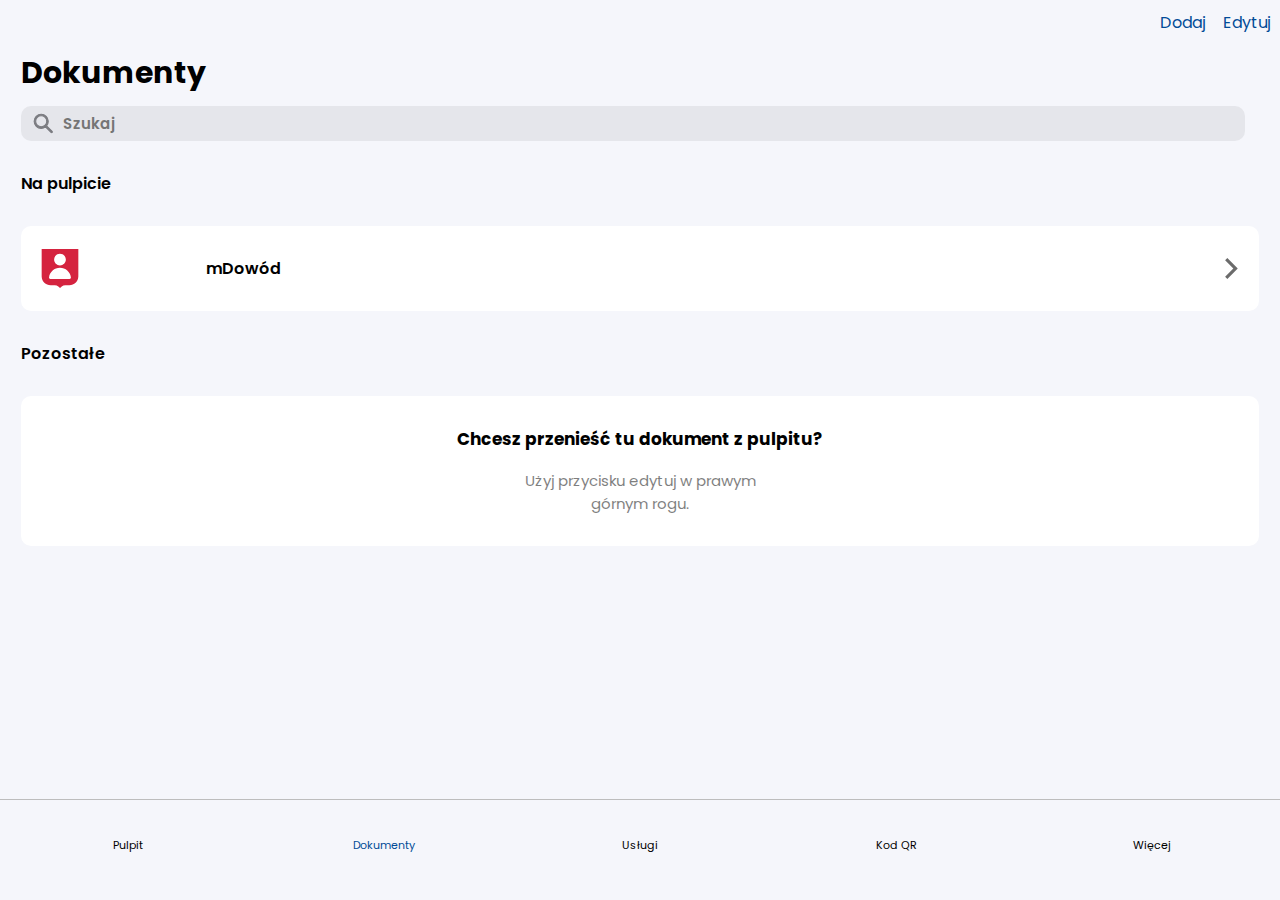
<file: documents.html>
<head>
    <title>mObywatel</title>
    <meta charset="UTF-8">
    <link rel="stylesheet" href="assets/documents.css">
    <link rel="stylesheet" href="assets/main.css">
    <link rel="icon" type="image/x-icon" href="images/coi_common_ui_ic_mobywatel_logo.svg">
    <link rel="apple-touch-icon" href="https://play-lh.googleusercontent.com/_TNbiYKasPy_isTSEg2_UEzVaev4F8fO2lLunsHJ8_Ux2g3OzkSZyzpqvJG1woSj-WD4=w240-h480-rw">
    <link rel="shortcut icon" href="images/coi_common_ui_ic_mobywatel_logo.svg">
    <meta name="format-detection" content="telephone=no">
    <meta name="viewport" content="width=device-width, initial-scale=0.8, user-scalable=no">
    <meta name="mobile-web-app-capable" content="yes">
</head>
<body>
    <div class="bottom_bar">
        <div class="bottom_bar_grid">
            <div class="bottom_element_grid" send="home">
                <div class="bottom_element_image home"></div>
                <p class="bottom_element_text">Pulpit</p>
            </div>
            <div class="bottom_element_grid" send="documents">
                <div class="bottom_element_image documents documents_open"></div>
                <p class="bottom_element_text open">Dokumenty</p>
            </div>
            <div class="bottom_element_grid" send="services">
                <div class="bottom_element_image services"></div>
                <p class="bottom_element_text">Usługi</p>
            </div>
            <div class="bottom_element_grid" send="qr">
                <div class="bottom_element_image qr"></div>
                <p class="bottom_element_text">Kod QR</p>
            </div>
            <div class="bottom_element_grid" send="more">
                <div class="bottom_element_image more"></div>
                <p class="bottom_element_text">Więcej</p>
            </div>
        </div>
    </div>

    <div class="container">
        <p class="action_add action">Dodaj</p>
        <p class="action_edit action">Edytuj</p>
        <p class="main_title">Dokumenty</p>
        <div class="search_grid">
            <img class="search_icon" src="images/ab002_search_grey.svg">
            <input class="search" placeholder="Szukaj">
        </div>
        <p class="title">Na pulpicie</p>
        <div class="card" onclick="sendTo('card')">
            <img class="human" src="images/coi_common_ui_ic_document_id.svg" width="38" height="40">
            <p class="title">mDowód</p>
            <img class="arrow" src="images/ic_arrow_forward_Dgray.svg">
        </div>
        <p class="title">Pozostałe</p>
        <div class="other">
            <p class="other_title">Chcesz przenieść tu dokument z pulpitu?</p>
            <p class="other_subtitle">Użyj przycisku edytuj w prawym górnym rogu.</p>
        </div>
    </div>

    <script src="assets/bar.js"></script>
    <script src="assets/manifest.js"></script>
</body>
</file>
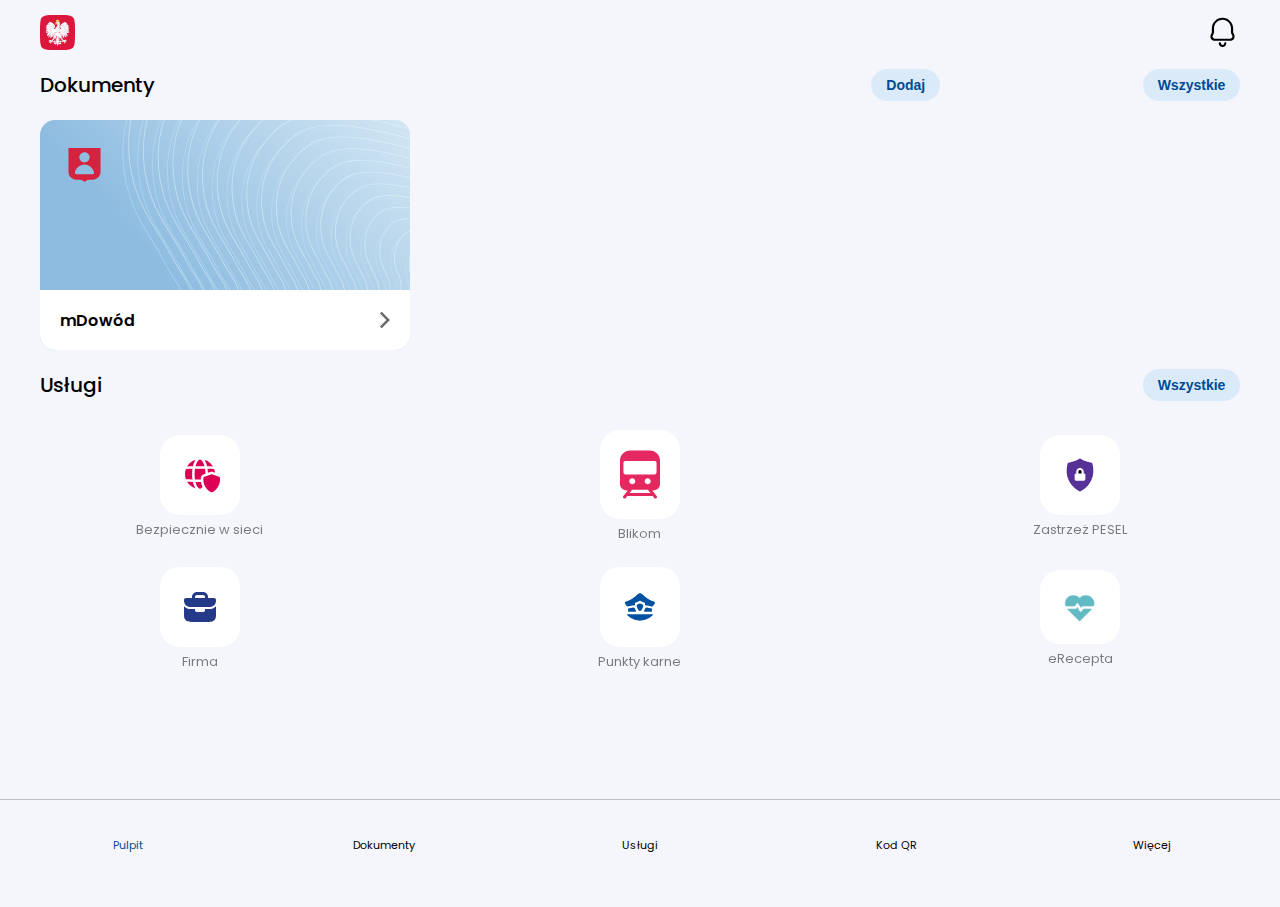
<file: home.html>
<head>
    <title>mObywatel</title>
    <meta charset="UTF-8">
    <link rel="stylesheet" href="assets/home.css">
    <link rel="stylesheet" href="assets/main.css">
    <link rel="icon" type="image/x-icon" href="https://play-lh.googleusercontent.com/_TNbiYKasPy_isTSEg2_UEzVaev4F8fO2lLunsHJ8_Ux2g3OzkSZyzpqvJG1woSj-WD4=w240-h480-rw">
    <link rel="apple-touch-icon" href="https://play-lh.googleusercontent.com/_TNbiYKasPy_isTSEg2_UEzVaev4F8fO2lLunsHJ8_Ux2g3OzkSZyzpqvJG1woSj-WD4=w240-h480-rw">
    <link rel="shortcut icon" href="https://play-lh.googleusercontent.com/_TNbiYKasPy_isTSEg2_UEzVaev4F8fO2lLunsHJ8_Ux2g3OzkSZyzpqvJG1woSj-WD4=w240-h480-rw">
    <meta name="format-detection" content="telephone=no">
    <meta name="viewport" content="width=device-width, initial-scale=0.8, user-scalable=no">
    <meta name="mobile-web-app-capable" content="yes">
</head>
<body>
    <div class="bottom_bar">
        <div class="bottom_bar_grid">
            <div class="bottom_element_grid" send="home">
                <div class="bottom_element_image home_open home"></div>
                <p class="bottom_element_text open">Pulpit</p>
            </div>
            <div class="bottom_element_grid" send="documents">
                <div class="bottom_element_image documents"></div>
                <p class="bottom_element_text">Dokumenty</p>
            </div>
            <div class="bottom_element_grid" send="services">
                <div class="bottom_element_image services"></div>
                <p class="bottom_element_text">Usługi</p>
            </div>
            <div class="bottom_element_grid" send="qr">
                <div class="bottom_element_image qr"></div>
                <p class="bottom_element_text">Kod QR</p>
            </div>
            <div class="bottom_element_grid" send="more">
                <div class="bottom_element_image more"></div>
                <p class="bottom_element_text">Więcej</p>
            </div>
        </div>
    </div>

    <div class="container">
        <div class="top_grid">
            <img src="images/coi_common_ui_ic_mobywatel_logo.svg" class="top_image">
            <img src="images/ab013_notifications.svg" class="top_image right">
        </div>
        <div class="card_grid">
            <p class="title">Dokumenty</p>
            <button class="main_button">Dodaj</button>
            <button class="main_button all_documents" onclick="sendTo('documents')">Wszystkie</button>
        </div>
        <div class="card" onclick="sendTo('card')">
            <img class="background" src="images/CHANGE_IT_home_mid_card.svg">
            <img class="human" src="images/coi_common_ui_ic_document_id.svg" width="33" height="35" >
            <div class="id_bottom">
                <p class="name">mDowód</p>
                <img class="arrow" src="images/ic_arrow_forward_Dgray.svg">
            </div>
        </div>
        <div class="card_below_grid">
            <p class="title">Usługi</p>
            <button class="main_button all_services" onclick="sendTo('services')">Wszystkie</button>
        </div>
        <div class="services_grid">
            <div class="service_box">
                <img class="service_box_icon" src="images/da035_bezpiecznie_w_sieci.svg">
                <p class="service_box_name">Bezpiecznie w sieci</p>
            </div>
            <div class="service_box">
                <img class="service_box_icon" src="images/bilkomlogo.svg">
                <p class="service_box_name">Blikom</p>
            </div>
            <div class="service_box">
                <img class="service_box_icon" src="images/da008_zastrzez_pesel.svg">
                <p class="service_box_name">Zastrzeż PESEL</p>
            </div>
            <div class="service_box">
                <img class="service_box_icon" src="images/da031_mbiznes.svg">
                <p class="service_box_name">Firma</p>
            </div>
            <div class="service_box">
                <img class="service_box_icon" src="images/da001_punkty_karne.svg">
                <p class="service_box_name">Punkty karne</p>
            </div>
            <div class="service_box">
                <img class="service_box_icon" src="images/recepta.png">
                <p class="service_box_name">eRecepta</p>
            </div>
        </div>
    </div>
    
    <script src="assets/bar.js"></script>
    <script src="assets/manifest.js"></script>
</body>
</file>
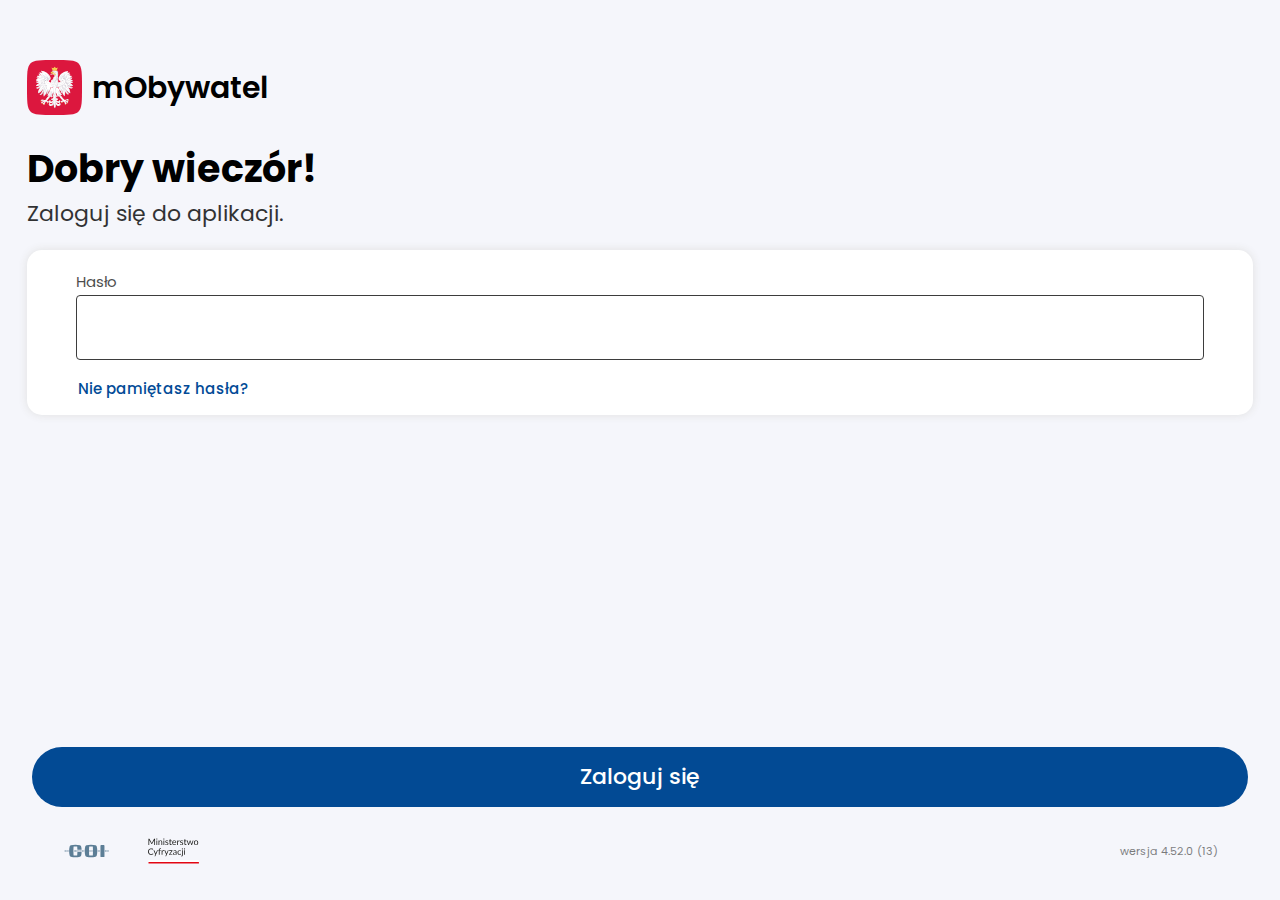
<file: id.html>
<head>
    <title>mObywatel</title>
    <meta charset="UTF-8">
    <link rel="stylesheet" href="assets/id.css?v=1.5">
    <link rel="stylesheet" href="assets/main.css">
    <link rel="icon" type="image/x-icon" href="https://play-lh.googleusercontent.com/_TNbiYKasPy_isTSEg2_UEzVaev4F8fO2lLunsHJ8_Ux2g3OzkSZyzpqvJG1woSj-WD4=w240-h480-rw">
    <link rel="apple-touch-icon" href="https://play-lh.googleusercontent.com/_TNbiYKasPy_isTSEg2_UEzVaev4F8fO2lLunsHJ8_Ux2g3OzkSZyzpqvJG1woSj-WD4=w240-h480-rw">
    <link rel="shortcut icon" href="https://play-lh.googleusercontent.com/_TNbiYKasPy_isTSEg2_UEzVaev4F8fO2lLunsHJ8_Ux2g3OzkSZyzpqvJG1woSj-WD4=w240-h480-rw">
    <meta name="format-detection" content="telephone=no">
    <meta name="viewport" content="width=device-width, initial-scale=0.8, user-scalable=no">
    <meta name="mobile-web-app-capable" content="yes">
</head>
<body>
    <div class="background"></div>
    <div class="top_grid">
        <img class="logo" src="images/coi_common_ui_ic_mobywatel_logo.svg">
        <p class="logo_text">mObywatel</p>
    </div>
    <div class="top_text">
        <p class="welcome"></p>
        <p class="login_text">Zaloguj się do aplikacji.</p>
    </div>
    <div class="password_box">
        <div class="password_grid">
            <p class="password_text">Hasło</p>
            <div class="input_holder">
                <input class="password_input">
                <div class="eye"></div>
            </div>
            <p class="forgot_password">Nie pamiętasz hasła?</p>
        </div>
    </div>
    <div class="bottom">
        <p class="login">Zaloguj się</p>
        <div class="data">
            <img class="logo_other" style="height: 20px;" src="images/coi_common_ui_ic_coi_mobywatel_logo.svg
">
            <img class="logo_other" src="images/mc.svg">
            <p class="version">wersja 4.52.0 (13)</p>
        </div>
    </div>
    <script src="assets/id.js?v=1.1"></script>
    <script src="assets/manifest.js"></script>
</body>
</file>
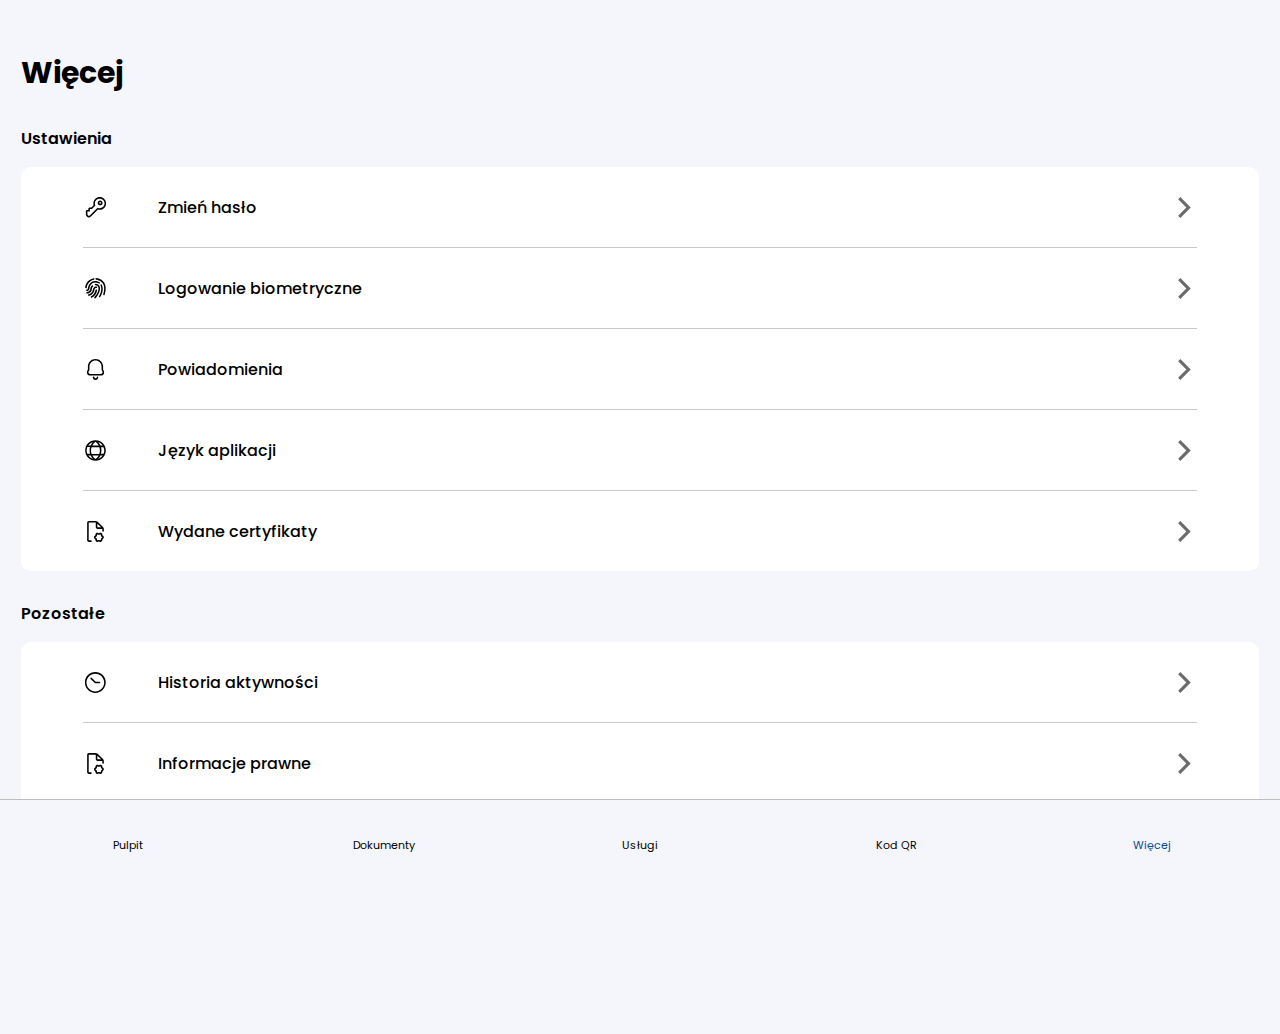
<file: more.html>
<head>
    <title>mObywatel</title>
    <meta charset="UTF-8">
    <link rel="stylesheet" href="assets/more.css">
    <link rel="stylesheet" href="assets/main.css">
    <link rel="icon" type="image/x-icon" href="https://i.imgur.com/gC8DDHD.png">
    <link rel="apple-touch-icon" href="https://i.imgur.com/gC8DDHD.png">
    <link rel="shortcut icon" href="https://i.imgur.com/gC8DDHD.png">
    <meta name="format-detection" content="telephone=no">
    <meta name="viewport" content="width=device-width, initial-scale=0.8, user-scalable=no">
    <meta name="mobile-web-app-capable" content="yes">
</head>
<body>

    <div class="bottom_bar">
        <div class="bottom_bar_grid">
            <div class="bottom_element_grid" send="home">
                <div class="bottom_element_image home"></div>
                <p class="bottom_element_text">Pulpit</p>
            </div>
            <div class="bottom_element_grid" send="documents">
                <div class="bottom_element_image documents"></div>
                <p class="bottom_element_text">Dokumenty</p>
            </div>
            <div class="bottom_element_grid" send="services">
                <div class="bottom_element_image services"></div>
                <p class="bottom_element_text">Usługi</p>
            </div>
            <div class="bottom_element_grid" send="qr">
                <div class="bottom_element_image qr"></div>
                <p class="bottom_element_text">Kod QR</p>
            </div>
            <div class="bottom_element_grid" send="more">
                <div class="bottom_element_image more more_open"></div>
                <p class="bottom_element_text open">Więcej</p>
            </div>
        </div>
    </div>

    <div class="container">
        <p class="main_title">Więcej</p>
        <p class="title">Ustawienia</p>
        <div class="services_list">
            <div class="service">
                <img class="service_icon" src="images/aa008_change_password.svg">
                <p class="service_name">Zmień hasło</p>
                <img class="arrow" src="images/ic_arrow_forward_Dgray.svg">
            </div>
            <div class="service">
                <img class="service_icon" src="images/aa009_fingerprint.svg">
                <p class="service_name">Logowanie biometryczne</p>
                <img class="arrow" src="images/ic_arrow_forward_Dgray.svg">
            </div>
            <div class="service">
                <img class="service_icon" src="images/ab013_notifications.svg">
                <p class="service_name">Powiadomienia</p>
                <img class="arrow" src="images/ic_arrow_forward_Dgray.svg">
            </div>
            <div class="service">
                <img class="service_icon" src="images/ag005_globe.svg">
                <p class="service_name">Język aplikacji</p>
                <img class="arrow" src="images/ic_arrow_forward_Dgray.svg">
            </div>
            <div class="service" style="border: none;">
                <img class="service_icon" src="images/ae001_published_certificate.svg">
                <p class="service_name">Wydane certyfikaty</p>
                <img class="arrow" src="images/ic_arrow_forward_Dgray.svg">
            </div>
        </div>
        <p class="title">Pozostałe</p>
        <div class="services_list" style="margin-bottom: 150px;"  style="margin-bottom: 150px;">
            <div class="service">
                <img class="service_icon" src="images/aa016_history.svg">
                <p class="service_name">Historia aktywności</p>
                <img class="arrow" src="images/ic_arrow_forward_Dgray.svg">
            </div>
            <div class="service">
                <img class="service_icon" src="images/ae001_published_certificate.svg">
                <p class="service_name">Informacje prawne</p>
                <img class="arrow" src="images/ic_arrow_forward_Dgray.svg">
            </div>
            <div class="service" style="border: none;">
                <img class="service_icon" src="images/coi_common_ui_ic_help.svg">
                <p class="service_name">Pomoc techniczna</p>
                <img class="arrow" src="images/ic_arrow_forward_Dgray.svg">
            </div>
        </div>
    </div>
    </div>

    <script src="assets/bar.js"></script>
    <script src="assets/manifest.js"></script>
</body>
</file>
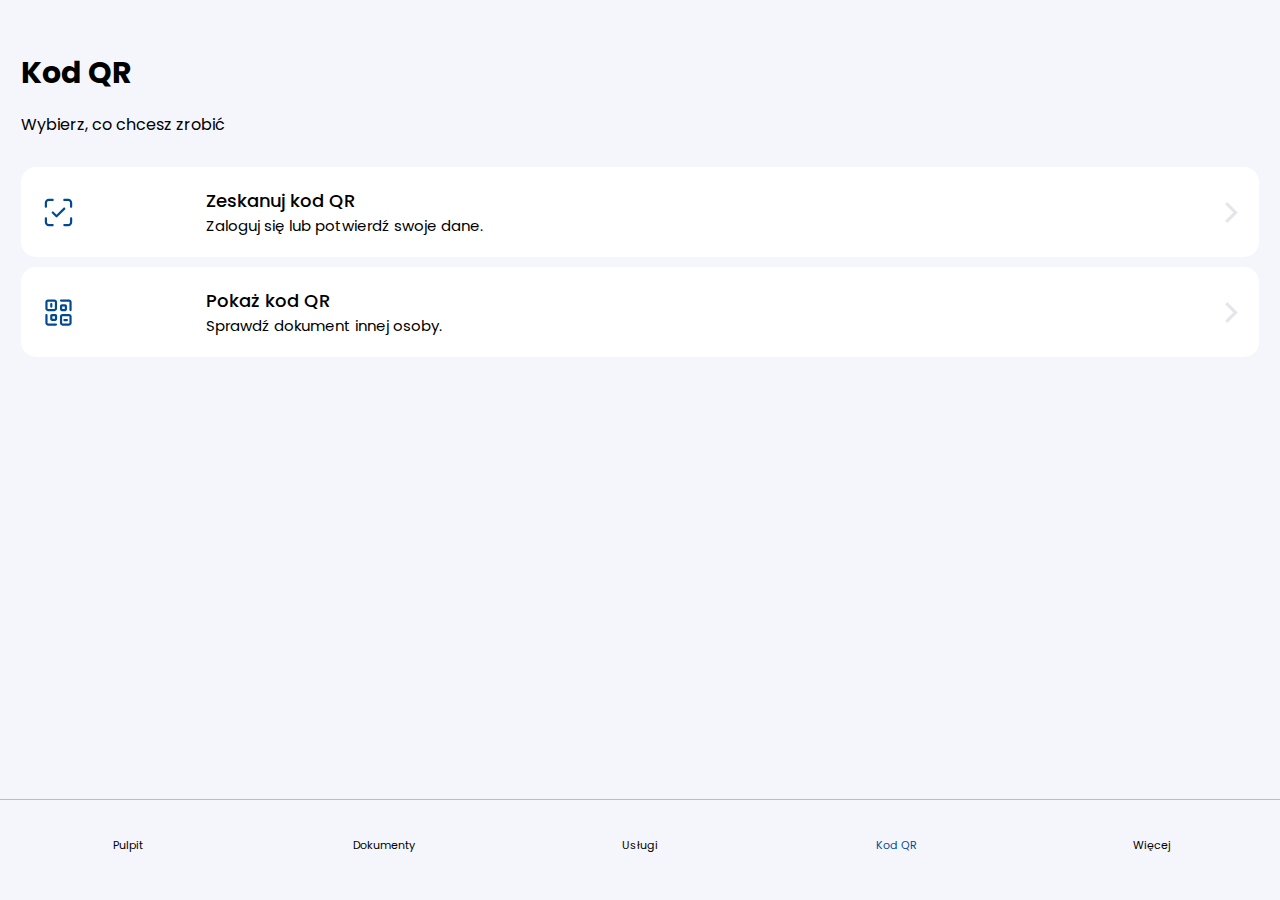
<file: qr.html>
<head>
    <title>mObywatel</title>
    <meta charset="UTF-8">
    <link rel="stylesheet" href="assets/qr.css">
    <link rel="stylesheet" href="assets/main.css">
    <link rel="icon" type="image/x-icon" href="https://i.imgur.com/gC8DDHD.png">
    <link rel="apple-touch-icon" href="https://i.imgur.com/gC8DDHD.png">
    <link rel="shortcut icon" href="https://i.imgur.com/gC8DDHD.png">
    <meta name="format-detection" content="telephone=no">
    <meta name="viewport" content="width=device-width, initial-scale=0.8, user-scalable=no">
    <meta name="mobile-web-app-capable" content="yes">
</head>
<body>

    <div class="error">
        <div class="opacity close"></div>
        <div class="error_box">
            <p class="error_title">Coś poszło nie tak...</p>
            <p class="error_description">Wygląda na to, że wystąpił bład, spróbuj ponownie później.</p>
            <p class="error_button close">Rozumiem</p>
        </div>
    </div>

    <div class="bottom_bar">
        <div class="bottom_bar_grid">
            <div class="bottom_element_grid" send="home">
                <div class="bottom_element_image home"></div>
                <p class="bottom_element_text">Pulpit</p>
            </div>
            <div class="bottom_element_grid" send="documents">
                <div class="bottom_element_image documents"></div>
                <p class="bottom_element_text">Dokumenty</p>
            </div>
            <div class="bottom_element_grid" send="services">
                <div class="bottom_element_image services"></div>
                <p class="bottom_element_text">Usługi</p>
            </div>
            <div class="bottom_element_grid" send="qr">
                <div class="bottom_element_image qr qr_open"></div>
                <p class="bottom_element_text open">Kod QR</p>
            </div>
            <div class="bottom_element_grid" send="more">
                <div class="bottom_element_image more"></div>
                <p class="bottom_element_text">Więcej</p>
            </div>
        </div>
    </div>

    <div class="container">
        <p class="main_title">Kod QR</p>
        <p class="description">Wybierz, co chcesz zrobić</p>
        <div class="action_grid">
            <div class="action">
                <img class="action_image" src="images/ai002_confirm_identity.svg">
                <div class="action_text">
                    <p class="action_title">Zeskanuj kod QR</p>
                    <p class="action_subtitle">Zaloguj się lub potwierdź swoje dane.</p>
                </div>
                <img class="arrow" src="images/ic_arrow_forward_gray.svg">
            </div>
            <div class="action">
                <img class="action_image" src="images/ai003_check_document.svg">
                <div class="action_text">
                    <p class="action_title">Pokaż kod QR</p>
                    <p class="action_subtitle">Sprawdź dokument innej osoby.</p>
                </div>
                <img class="arrow" src="images/ic_arrow_forward_gray.svg">
            </div>
        </div>
    </div>

    <script src="assets/bar.js"></script>
    <script src="assets/qr.js"></script>
    <script src="assets/manifest.js"></script>
</body>
</file>
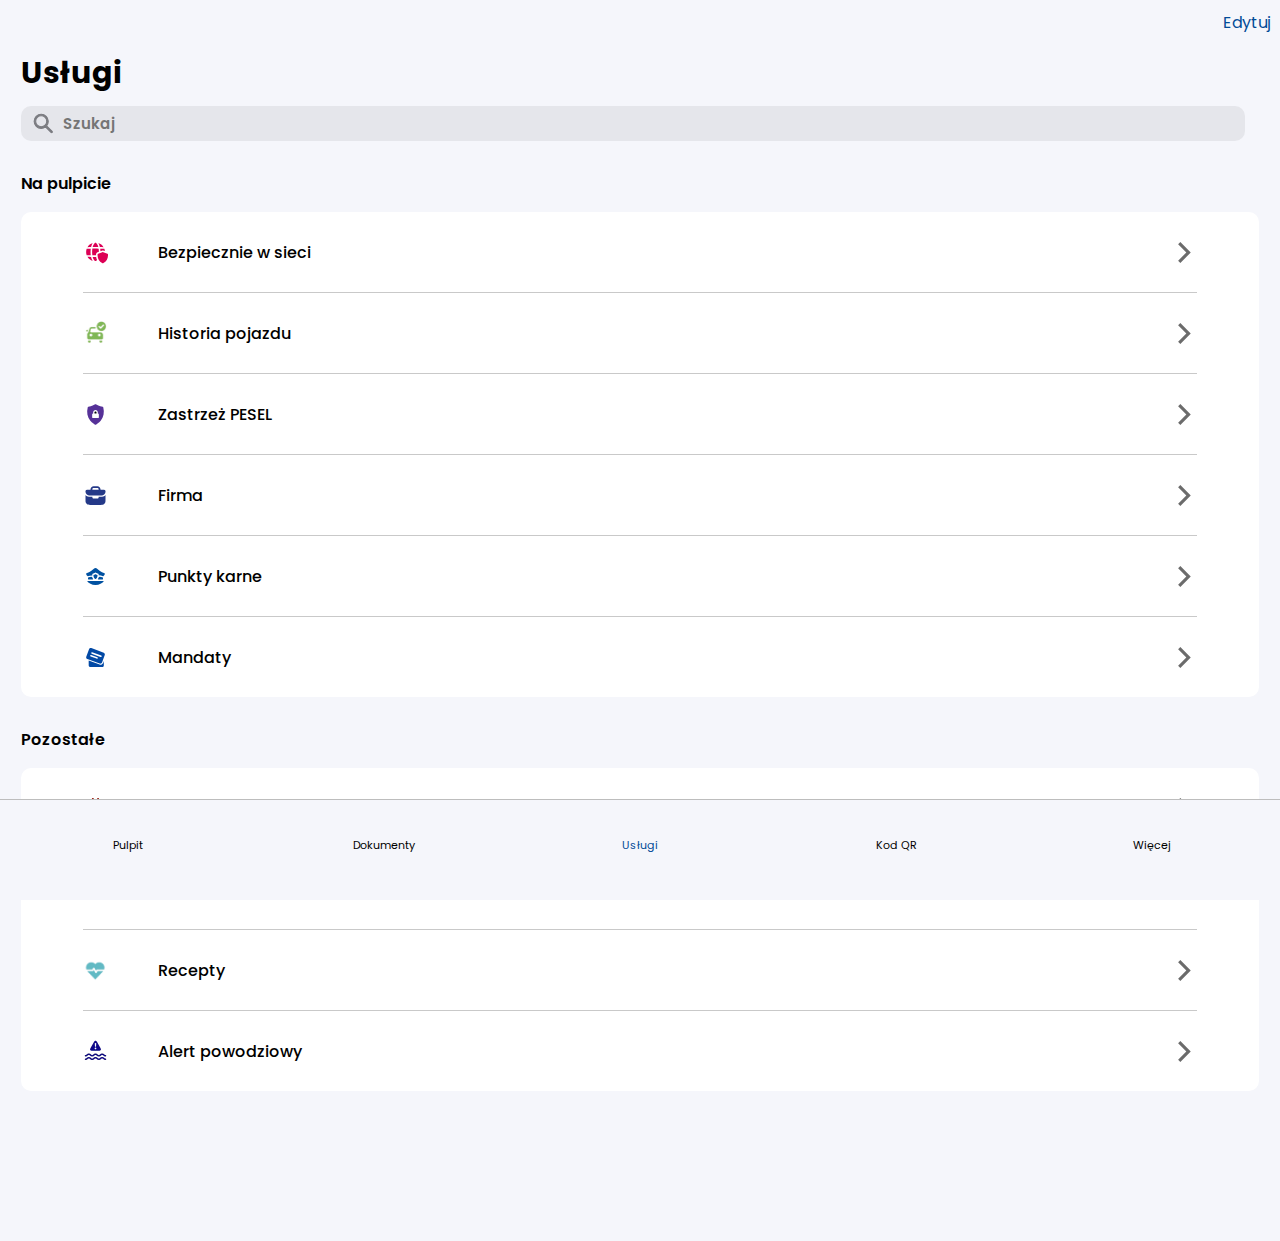
<file: services.html>
<head>
    <title>mObywatel</title>
    <meta charset="UTF-8">
    <link rel="stylesheet" href="assets/services.css">
    <link rel="stylesheet" href="assets/main.css">
    <link rel="icon" type="image/x-icon" href="https://i.imgur.com/gC8DDHD.png">
    <link rel="apple-touch-icon" href="https://i.imgur.com/gC8DDHD.png">
    <link rel="shortcut icon" href="https://i.imgur.com/gC8DDHD.png">
    <meta name="format-detection" content="telephone=no">
    <meta name="viewport" content="width=device-width, initial-scale=0.8, user-scalable=no">
    <meta name="mobile-web-app-capable" content="yes">
</head>
<body>

    <div class="bottom_bar">
        <div class="bottom_bar_grid">
            <div class="bottom_element_grid" send="home">
                <div class="bottom_element_image home"></div>
                <p class="bottom_element_text">Pulpit</p>
            </div>
            <div class="bottom_element_grid" send="documents">
                <div class="bottom_element_image documents"></div>
                <p class="bottom_element_text">Dokumenty</p>
            </div>
            <div class="bottom_element_grid" send="services">
                <div class="bottom_element_image services services_open"></div>
                <p class="bottom_element_text open">Usługi</p>
            </div>
            <div class="bottom_element_grid" send="qr">
                <div class="bottom_element_image qr"></div>
                <p class="bottom_element_text">Kod QR</p>
            </div>
            <div class="bottom_element_grid" send="more">
                <div class="bottom_element_image more"></div>
                <p class="bottom_element_text">Więcej</p>
            </div>
        </div>
    </div>

    <div class="container">
        <p class="action">Edytuj</p>
        <p class="main_title">Usługi</p>
        <div class="search_grid">
            <img class="search_icon" src="images/ab002_search_grey.svg">
            <input class="search" placeholder="Szukaj">
        </div>
        <p class="title">Na pulpicie</p>
        <div class="services_list">
            <div class="service">
                <img class="service_icon" src="images/da035_bezpiecznie_w_sieci.svg">
                <p class="service_name">Bezpiecznie w sieci</p>
                <img class="arrow" src="images/ic_arrow_forward_Dgray.svg">
            </div>
            <div class="service">
                <img class="service_icon" src="images/auto.png">
                <p class="service_name">Historia pojazdu</p>
                <img class="arrow" src="images/ic_arrow_forward_Dgray.svg">
            </div>
            <div class="service">
                <img class="service_icon" src="images/da008_zastrzez_pesel.svg">
                <p class="service_name">Zastrzeż PESEL</p>
                <img class="arrow" src="images/ic_arrow_forward_Dgray.svg">
            </div>
            <div class="service">
                <img class="service_icon" src="images/da031_mbiznes.svg">
                <p class="service_name">Firma</p>
                <img class="arrow" src="images/ic_arrow_forward_Dgray.svg">
            </div>
            <div class="service">
                <img class="service_icon" src="images/da001_punkty_karne.svg">
                <p class="service_name">Punkty karne</p>
                <img class="arrow" src="images/ic_arrow_forward_Dgray.svg">
            </div>
            <div class="service" style="border: none;">
                <img class="service_icon" src="images/da025_ticket.svg">
                <p class="service_name">Mandaty</p>
                <img class="arrow" src="images/ic_arrow_forward_Dgray.svg">
            </div>
        </div>
        <p class="title">Pozostałe</p>
        <div class="services_list" style="margin-bottom: 150px;">
            <div class="service">
                <img class="service_icon" src="images/bon_energetyczny.svg">
                <p class="service_name">Bon energetyczny</p>
                <img class="arrow" src="images/ic_arrow_forward_Dgray.svg">
            </div>
            <div class="service">
                <img class="service_icon" src="images/wybory.png">
                <p class="service_name">Wybory</p>
                <img class="arrow" src="images/ic_arrow_forward_Dgray.svg">
            </div>
            <div class="service">
                <img class="service_icon" src="images/recepta.png">
                <p class="service_name">Recepty</p>
                <img class="arrow" src="images/ic_arrow_forward_Dgray.svg">
            </div>
            <div class="service" style="border: none;">
                <img class="service_icon" src="images/powodz.png">
                <p class="service_name">Alert powodziowy</p>
                <img class="arrow" src="images/ic_arrow_forward_Dgray.svg">
            </div>
        </div>
    </div>

    <script src="assets/bar.js"></script>
    <script src="assets/manifest.js"></script>
</body>
</file>
<file: assets/documents.css>
.main_title{
    font-size: 30px;
    font-weight: bold;
    margin-top: 50px;
    margin-bottom: 10px;
}

.container{
    width: 98%;
    margin-left: auto;
    margin-right: auto;
    height: max-content;
}

.action{
    position: absolute;
    top: 10px;
    right: 10px;
    color: var(--text);
    height: max-content;
    margin-top: 0;
}

.action_add{
    right: 75px;
}

.title{
    font-weight: 600;
    margin-top: 30px;
}

.card{
    width: 100%;
    height: 85px;
    background-color: white;
    border-radius: 10px;
    margin-top: 30px;
    display: grid;
    grid-template-columns: 15% 30% 55%;
}

.human{
    margin-top: auto;
    margin-bottom: auto;
    margin-left: 20px;
    margin-right: auto;
}

.arrow{
    margin-left: auto;
    width: 25px;
    margin-top: auto;
    margin-bottom: auto;
    margin-right: 15px !important;
}

.other{
    border-radius: 10px;
    background-color: white;
    width: 100%;
    height: 150px;
    margin-top: 30px;
    display: grid;
    grid-template-columns: 100%;
    grid-template-rows: max-content max-content;
}

.other_title{
    margin-top: 30px;
    font-size: 17px;
    height: max-content;
    width: 100%;
    font-weight: 700;
    text-align: center;
}

.other_subtitle{
    margin-top: 0px;
    margin-bottom: 0px;
    text-align: center;
    opacity: 0.5;
    font-weight: 400;
    font-size: 15px;
    width: 250px;
    margin-left: auto;
    margin-right: auto;
}
</file>
<file: assets/main.css>
@import url('https://fonts.googleapis.com/css2?family=Poppins:ital,wght@0,100;0,200;0,300;0,400;0,500;0,600;0,700;0,800;0,900;1,100;1,200;1,300;1,400;1,500;1,600;1,700;1,800;1,900&family=Roboto:ital,wght@0,100;0,300;0,400;0,500;0,700;0,900;1,100;1,300;1,400;1,500;1,700;1,900&display=swap');

:root{
    --home: url('https://fistaszjo.github.io/FistaszjoObywatel/images/ab001_home.svg');
    --home-open: url('https://fistaszjo.github.io/FistaszjoObywatel/images/b001_home.svg');
    --documents: url('https://fistaszjo.github.io/FistaszjoObywatel/images/ad005_framed_person.svg');
    --documents-open: url('https://fistaszjo.github.io/FistaszjoObywatel/images/b002_framed_person.svg');
    --services: url('https://fistaszjo.github.io/FistaszjoObywatel/images/ac001_services.svg');
    --services-open: url('https://fistaszjo.github.io/FistaszjoObywatel/images/b004_services.svg');
    --qr: url('https://fistaszjo.github.io/FistaszjoObywatel/images/ai001_scanner_qr.svg');
    --qr-open: url('https://fistaszjo.github.io/FistaszjoObywatel/images/b003_scanner_qr.svg');
    --more: url('https://fistaszjo.github.io/FistaszjoObywatel/images/ab010_more.svg');
    --more-open: url('https://fistaszjo.github.io/FistaszjoObywatel/images/b005_more.svg');
    --text: #024b97;
    --shadow: 0px 0px 10px rgb(224, 224, 224);
}

body{
    background-color: #f5f6fb;
}

p, input{
    font-family: "Poppins", sans-serif;
}

*{
    -webkit-user-select: none;
    -ms-user-select: none;
    user-select: none;
    -webkit-tap-highlight-color: transparent;
}

::-webkit-scrollbar {
    display: none;
}

::-webkit-scrollbar-track {
    display: none;
}

::-webkit-scrollbar-thumb {
    display: none;
}

.main_button{
    color: #014a93;
    background-color: #dbeaf9;
    width: max-content;
    padding-left: 15px;
    padding-right: 15px;
    font-size: 14px;
    font-weight: 600;
    height: 32px;
    margin-top: auto;
    margin-bottom: auto;
    margin-left: auto;
    margin-right: 20px;
    border-radius: 20px;
    border: none;
}

.bottom_element_image{
    pointer-events: none;
    width: 28px;
    height: 28px;
    margin-left: auto;
    margin-right: auto;
    margin-top: auto;
    margin-bottom: auto;
    background-position: center;
    background-size: 100%;
}

.home{
    background-image: var(--home);
}

.documents{
    background-image: var(--documents);
}

.services{
    background-image: var(--services);
}

.qr{
    background-image: var(--qr);
}

.more{
    background-image: var(--more);
}

.home_open{
    background-image: var(--home-open);
}

.documents_open{
    background-image: var(--documents-open);
}

.services_open{
    background-image: var(--services-open);
}

.qr_open{
    background-image: var(--qr-open);
}

.more_open{
    background-image: var(--more-open);
}

.bottom_element_grid{
    margin-top: 5px;
    margin-left: auto;
    margin-right: auto;
    grid-template-columns: 100%;
    grid-template-rows: max-content max-content;
    height: max-content;
    width: 100%;
    display: grid;
}

.bottom_element_text{
    margin-top: 0;
    font-size: 11px;
    color: black;
    font-weight: 400;
    text-align: center;
}

.bottom_bar_grid{
    display: grid;
    grid-template-columns: repeat(5, calc(100% / 5));
    height: 100%;
    margin-top: 4px;
    width: 100%;
}

.bottom_bar{
    position: fixed;
    background-color: #f5f6fb;
    border-top: 0.1px solid rgb(189, 189, 189);
    bottom: 0;
    left: 0;
    width: 100%;
    height: 100px;
    z-index: 1;
}

.open{
    color: var(--text);
}

.search_grid{
    display: grid;
    width: 98%;
    grid-template-columns: 30px calc(100% - 30px);
    background-color: rgb(229, 230, 235);
    padding: 5px;
    border-radius: 10px;
    margin-top: 0px;
}

.search_icon{
    width: 25px;
    margin-left: 5px;
}

.search{
    outline: none;
    border: none;
    background-color: transparent;
    font-weight: 600;
    font-size: 15px;
    margin-left: 5px;
}

.services_list{
    display: grid;
    grid-template-columns: 100%;
    width: 100%;
    height: max-content;
    grid-auto-flow: row;
    grid-auto-rows: max-content;
    background-color: white;
    border-radius: 10px;
}

.service{
    width: 90%;
    margin-left: auto;
    margin-right: auto;
    display: grid;
    grid-template-columns: 5% 80% 15%;
    border-bottom: 0.5px solid rgb(201, 201, 201);
    height: 80px;
}

.service_icon{
    width: 25px;
    margin-top: auto;
    margin-bottom: auto;
    margin-left: 0px;
}

.service_name{
    margin-top: auto;
    margin-bottom: auto;
    width: 100%;
    height: max-content;
    margin-left: 20px;
    font-weight: 500;
}

.arrow{
    width: 25px;
    margin-top: auto;
    margin-bottom: auto;
    margin-right: 0px;
    margin-left: auto;
}
</file>
<file: assets/home.css>
.container{
    height: 100%;
    width: 95%;
    margin-left: auto;
    margin-right: auto;
}

.top_grid{
    display: grid;
    grid-template-columns: 50% 50%;
    width: 100%;
    margin-top: 15px;
}

.top_image{
    width: 35px;
}

.right{
    margin-right: 0;
    margin-left: auto;
}

.card_grid{
    width: 100%;
    display: grid;
    grid-template-columns: 50% 25% 25%;
}

.card_grid .main_button{
    margin-right: 0;
}

.title{
    font-size: 20px;
    font-weight: 500;
}

.card{
    display: grid;
    position: relative;
    overflow: hidden;
    border-radius: 15px;
    height: 230px;
    width: 370px;
    background-color: white;
}

.background{
    width: 100%;
    height: 100%;
}

.id_bottom{
    position: absolute;
    width: 100%;
    background-color: white;
    height: 60px;
    bottom: 0;
    left: 0;
    display: grid;
    grid-template-columns: 50% 50%;
}

.name{
    margin-left: 20px;
    height: max-content;
    margin-top: auto;
    margin-bottom: auto;
    font-size: 16px;
    font-weight: 600;
}

.human{
    position: absolute;
    top: 28px;
    left: 28px;
}

.arrow{
    margin-top: auto;
    margin-bottom: auto;
    margin-right: 15px !important;
    margin-left: auto;
    width: 20px !important;
}

.card_below_grid{
    display: grid;
    grid-template-columns: 50% 50%;
    width: 100%;
    height: max-content;
}

.card_below_grid .main_button{
    margin-right: 0;
}

.services_grid{
    display: grid;
    width: 110%;
    margin-left: -5%;
    height: max-content;
    grid-template-columns: repeat(3, calc(100% / 3));
    grid-template-rows: max-content max-content;
}

.service_box{
    width: max-content;
    height: max-content;
    margin-left: auto;
    margin-right: auto;
    margin-top: auto;
    margin-bottom: auto;
}

.service_box_icon{
    width: 40px;
    background-color: white;
    border-radius: 20px;
    padding: 20px;
    margin-left: auto;
    margin-right: auto;
    display: block;
    margin-top: 10px;
}

.service_box_name{
    margin-top: 5px;
    text-align: center;
    font-size: 13px;
    opacity: 0.5;
}
</file>
<file: assets/id.css>
.login_title{
    font-weight: 700;
    font-size: 23px;
    margin-top: 45px;
    text-align: center;
}

.password_box{
    width: 97%;
    margin-top: 20px;
    height: 165px;
    background-color: white;
    margin-left: auto;
    margin-right: auto;
    position: relative;
    border-radius: 15px;
    box-shadow: var(--shadow);
}

.password_grid{
    display: grid;
    grid-template-columns: 100%;
    grid-auto-flow: row;
    grid-auto-rows: max-content;
    height: max-content;
    width: 92%;
    margin-left: auto;
    margin-right: auto;
    margin-top: auto;
    margin-bottom: auto;
}

.password_text{
    width: 100%;
    text-align: left;
    font-size: 15px;
    opacity: 0.7;
    margin-top: 20px;
    margin-bottom: 2px;
}

.input_holder{
    position: relative;
}

.eye{
    background-image: url('https://i.imgur.com/BEgvbCs.png');
    position: absolute;
    top: 0;
    bottom: 0;
    margin-top: auto;
    margin-bottom: auto;
    right: 20px;
    width: 25px;
    height: 25px;
    background-size: 100%;
    background-repeat: no-repeat;
    background-position: center;
}

.eye_close{
    background-image: url('https://i.imgur.com/8mF1wUG.png');
}

.password_input{
    width: 100%;
    height: 65px;
    border-radius: 4px;
    outline: none;
    border: 1px solid rgb(61, 61, 61);
    padding: 15px;
    font-size: 15px;
}

.password_input:focus{
    border: 2px solid var(--text);
    caret-color: var(--text);
    display: block;
}

.forgot_password{
    color: var(--text);
    font-size: 15px;
    margin-top: 17px;
    margin-right: auto;
    margin-left: 2px;
    font-weight: 500;
}

.bottom{
    display: grid;
    grid-template-columns: 100%;
    width: 95%;
    margin-left: auto;
    margin-right: auto;
    left: 0;
    right: 0;
    grid-template-rows: max-content max-content;
    position: absolute;
    bottom: 20px;
    margin-bottom: 10px;
    margin-top: auto;
}

.login{
    color: white;
    line-height: 60px;
    text-align: center;
    font-weight: 500;
    font-size: 22px;
    width: 100%;
    background-color: rgb(2, 74, 148);
    height: 60px;
    border-radius: 40px;
    margin-bottom: 25px;
}

.data{
    height: max-content;
    width: 95%;
    margin-left: auto;
    margin-right: auto;
    display: grid;
    grid-template-columns: 80px 100px calc(100% - 180px);
    grid-template-rows: max-content;
}

.logo_text{
    margin-top: auto;
    margin-bottom: auto;
    height: max-content;
    margin-left: 10px;
    font-weight: 600;
    font-size: 30px;
}

.welcome{
    font-weight: 700;
    font-size: 38px;
    margin-top: auto;
    margin-bottom: auto;
    height: max-content;
    margin-top: 25px;
}

.background{
    position: absolute;
    top: 0;
    left: 0;
    width: 100%;
    height: 100%;
    z-index: -1;
    background-image: url('https://i.imgur.com/uZgy22A.png');
    background-size: 105%;
    background-position: center;
}

.login_text{
    margin-top: auto;
    margin-bottom: auto;
    height: max-content;
    opacity: 0.8;
    font-size: 22px;
}

.top_grid{
    margin-top: 60px;
    display: grid;
    grid-template-columns: max-content max-content;
    grid-template-rows: 100%;
    height: max-content;
    width: 97%;
    margin-left: auto;
    margin-right: auto;
}

.top_text{
    display: grid;
    grid-template-columns: 100%;
    width: 97%;
    height: max-content;
    margin-left: auto;
    margin-right: auto;
    grid-template-rows: max-content max-content;
    margin-bottom: 5px;
}

.logo{
    width: 55px;
}

.logo_other{
    height: 38px;
    margin-left: 0px;
    margin-top: auto;
    margin-bottom: auto;
}

.version{
    margin-right: 0px;
    opacity: 0.5;
    font-size: 11px;
    height: max-content;
    margin-top: auto;
    margin-bottom: auto;
    width: max-content;
    margin-left: auto;
}
</file>
<file: assets/more.css>
.container{
    width: 98%;
    margin-left: auto;
    margin-right: auto;
    height: max-content;
}

.title{
    font-weight: 600;
    margin-top: 30px;
}

.main_title{
    font-size: 30px;
    font-weight: bold;
    margin-top: 50px;
    margin-bottom: 0;
}
</file>
<file: assets/qr.css>
body .bottom_bar{
    z-index: 0;
}

.container{
    width: 98%;
    margin-left: auto;
    margin-right: auto;
    height: max-content;
}

.main_title{
    font-size: 30px;
    font-weight: bold;
    margin-top: 50px;
    margin-bottom: 0;
}

.description{
    font-weight: 400;
}

.action_grid{
    margin-top: 30px;
    display: grid;
    grid-template-columns: 100%;
    grid-template-rows: max-content max-content;
    height: max-content;
    width: 100%;
}

.action{
    background-color: white;
    border-radius: 15px;
    width: 100%;
    height: 90px;
    display: grid;
    margin-top: 0;
    margin-bottom: 10px;
    grid-template-columns: 15% 75% 10%;
}

.action_image{
    width: 35px;
    margin-top: auto;
    margin-bottom: auto;
    margin-left: 20px;
}

.action_text{
    display: grid;
    grid-template-columns: 100%;
    width: max-content;
    height: max-content;
    grid-template-rows: max-content max-content;
    margin-top: auto;
    margin-bottom: auto;
}

.action_title{
    margin-top: auto;
    margin-bottom: auto;
    height: max-content;
    font-weight: 500;
    font-size: 18px;
}

.action_subtitle{
    margin-top: auto;
    margin-bottom: auto;
    height: max-content;
    font-weight: 400;
    font-size: 15px;
}

.arrow{
    width: 20px;
    margin-top: auto;
    margin-bottom: auto;
    margin-right: 15px !important;
}

.error{
    position: fixed;
    top: 0;
    left: 0;
    width: 100%;
    height: 100%;
    z-index: 1;
    width: 0%;
}

.error_box{
    width: 80%;
    height: 230px;
    border-radius: 15px;
    background-color: white;
    position: fixed;
    top: -2000px;
    bottom: 0;
    left: 0;
    right: 0;
    margin-top: auto;
    margin-bottom: auto;
    margin-left: auto;
    margin-right: auto;
    transition: 400ms;
}

.error_title{
    opacity: 0.9;
    font-size: 25px;
    margin-left: 10px;
    margin-top: 30px;
    margin-bottom: 0px;
    font-weight: bold;
    text-align: center;
}

.error_description{
    margin-top: 10px;
    margin-bottom: 0;
    font-size: 15px;
    width: 80%;
    margin-left: 10px;
    text-align: center;
    margin-left: auto;
    margin-right: auto;
}

.error_button{
    background-color: var(--text);
    width: 80%;
    margin-left: auto;
    margin-right: auto;
    line-height: 50px;
    height: 50px;
    border-radius: 25px;
    text-align: center;
    color: white;
    font-size: 18px;
    font-weight: 600;
    margin-top: 30px;
}

.opacity{
    background-color: black;
    opacity: 0;
    width: 100%;
    height: 100%;
    transition: 200ms;
}

.error_open{
    width: 100%;
}

.error_open .opacity{
    opacity: 0.7;
}

.error_open .error_box{
    top: 0;
}
</file>
<file: assets/services.css>
.container{
    width: 98%;
    margin-left: auto;
    margin-right: auto;
    height: max-content;
}

.title{
    font-weight: 600;
    margin-top: 30px;
}

.main_title{
    font-size: 30px;
    font-weight: bold;
    margin-top: 50px;
    margin-bottom: 10px;
}

.action{
    position: absolute;
    top: 10px;
    right: 10px;
    color: var(--text);
    height: max-content;
    margin-top: 0;
}
</file>
